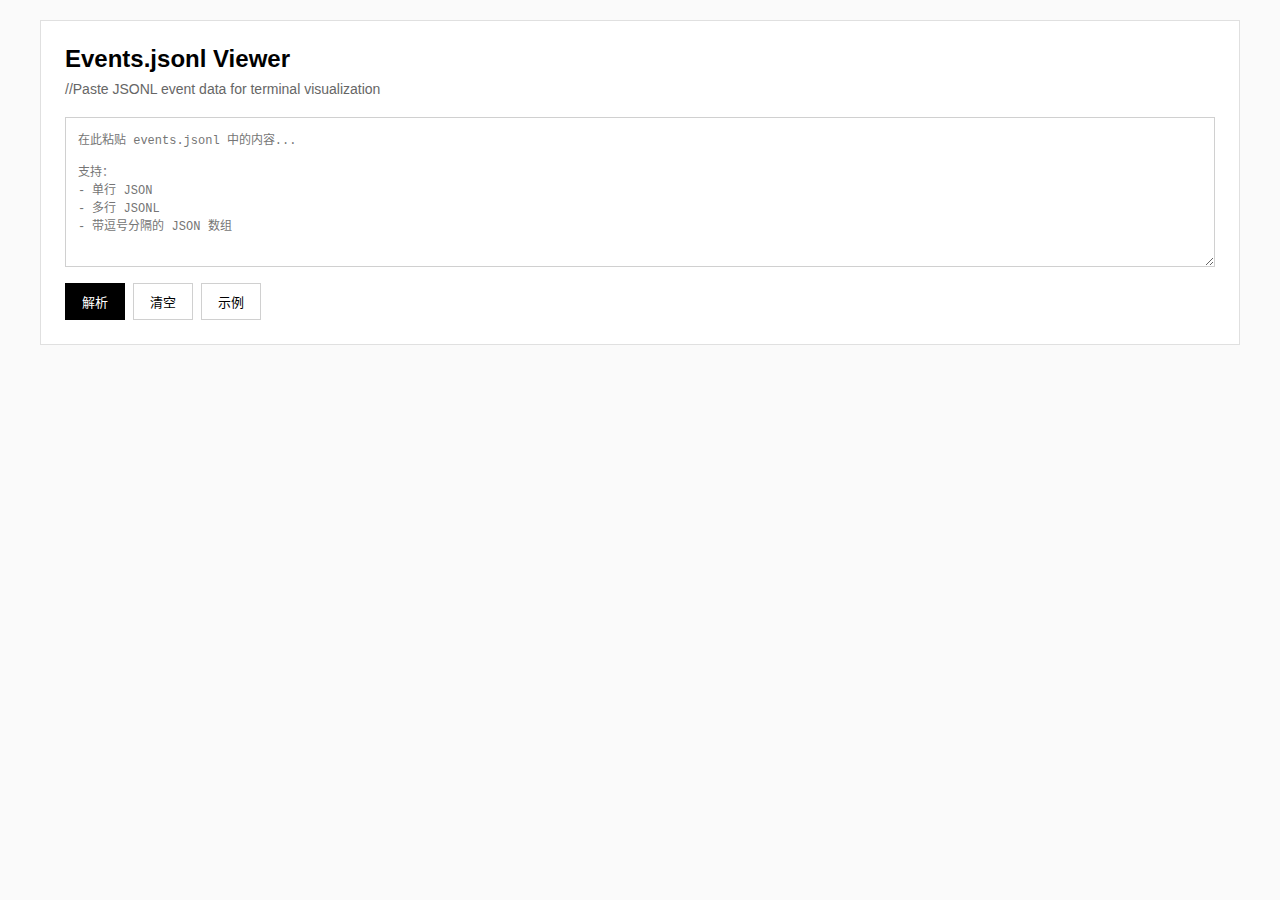
<file: pages/events_viewer.html>
<!DOCTYPE html>
<html lang="zh-CN">
<head>
    <meta charset="UTF-8">
    <meta name="viewport" content="width=device-width, initial-scale=1.0">
    <title>Events.jsonl 可视化工具</title>
    <style>
        * {
            margin: 0;
            padding: 0;
            box-sizing: border-box;
        }

        body {
            font-family: -apple-system, BlinkMacSystemFont, 'Segoe UI', 'PingFang SC', 'Hiragino Sans GB', sans-serif;
            background: #fafafa;
            min-height: 100vh;
            padding: 20px;
            color: #333;
        }

        .container {
            max-width: 1200px;
            margin: 0 auto;
        }

        .header {
            background: white;
            border: 1px solid #e0e0e0;
            padding: 24px;
            margin-bottom: 20px;
        }

        .header h1 {
            color: #000;
            margin-bottom: 8px;
            font-size: 24px;
            font-weight: 600;
        }

        .header p {
            color: #666;
            margin-bottom: 20px;
            font-size: 14px;
        }

        .input-area {
            position: relative;
        }

        textarea {
            width: 100%;
            min-height: 150px;
            padding: 12px;
            border: 1px solid #d0d0d0;
            font-family: 'SF Mono', 'Monaco', 'Courier New', monospace;
            font-size: 12px;
            resize: vertical;
            background: #fff;
        }

        textarea:focus {
            outline: none;
            border-color: #000;
        }

        .btn-group {
            display: flex;
            gap: 8px;
            margin-top: 12px;
        }

        button {
            padding: 8px 16px;
            border: 1px solid #d0d0d0;
            background: white;
            font-size: 13px;
            cursor: pointer;
            font-weight: 500;
        }

        .btn-primary {
            background: #000;
            color: white;
            border-color: #000;
        }

        .btn-primary:hover {
            background: #333;
        }

        .btn-secondary:hover {
            background: #f5f5f5;
        }

        .stats {
            background: white;
            border: 1px solid #e0e0e0;
            padding: 20px;
            margin-bottom: 20px;
            display: none;
        }

        .stats.show {
            display: block;
        }

        .stats-grid {
            display: grid;
            grid-template-columns: repeat(auto-fit, minmax(150px, 1fr));
            gap: 20px;
        }

        .stat-item {
            border-left: 2px solid #000;
            padding-left: 12px;
        }

        .stat-label {
            color: #999;
            font-size: 11px;
            margin-bottom: 4px;
            text-transform: uppercase;
            letter-spacing: 0.5px;
        }

        .stat-value {
            color: #000;
            font-size: 24px;
            font-weight: 600;
        }

        .events-container {
            display: none;
        }

        .events-container.show {
            display: block;
        }

        .event-card {
            background: white;
            border: 1px solid #e0e0e0;
            padding: 20px;
            margin-bottom: 12px;
        }

        .event-header {
            display: flex;
            justify-content: space-between;
            align-items: flex-start;
            margin-bottom: 12px;
            flex-wrap: wrap;
            gap: 8px;
            padding-bottom: 12px;
            border-bottom: 1px solid #f0f0f0;
        }

        .event-type {
            font-size: 15px;
            font-weight: 600;
            color: #000;
        }

        .event-badge {
            display: inline-block;
            padding: 2px 8px;
            border: 1px solid #d0d0d0;
            font-size: 10px;
            font-weight: 500;
            text-transform: uppercase;
            color: #666;
            letter-spacing: 0.5px;
        }

        .event-meta {
            display: flex;
            gap: 16px;
            margin-bottom: 12px;
            flex-wrap: wrap;
            font-size: 12px;
            color: #666;
        }

        .meta-item {
            display: flex;
            align-items: center;
            gap: 4px;
        }

        .meta-label {
            font-weight: 500;
            color: #999;
        }

        .payload-section {
            margin-top: 12px;
        }

        .section-title {
            font-size: 12px;
            font-weight: 600;
            color: #000;
            margin-bottom: 8px;
            display: flex;
            align-items: center;
            gap: 6px;
            cursor: pointer;
            user-select: none;
            text-transform: uppercase;
            letter-spacing: 0.5px;
        }

        .section-title:hover {
            color: #666;
        }

        .toggle-icon {
            font-size: 10px;
            transition: transform 0.2s;
        }

        .toggle-icon.collapsed {
            transform: rotate(-90deg);
        }

        .payload-content {
            background: #fafafa;
            border: 1px solid #e0e0e0;
            padding: 12px;
            font-family: 'SF Mono', 'Monaco', 'Courier New', monospace;
            font-size: 12px;
            overflow-x: auto;
            max-height: 500px;
            overflow-y: auto;
        }

        .payload-content.collapsed {
            display: none;
        }

        /* JSON Tree Styles */
        .json-tree {
            line-height: 1.6;
        }

        .json-line {
            display: flex;
            align-items: flex-start;
        }

        .json-toggle {
            cursor: pointer;
            user-select: none;
            width: 14px;
            flex-shrink: 0;
            color: #999;
            font-size: 10px;
        }

        .json-toggle:hover {
            color: #000;
        }

        .json-toggle.empty {
            visibility: hidden;
        }

        .json-content {
            flex: 1;
        }

        .json-children {
            margin-left: 20px;
            display: none;
        }

        .json-children.expanded {
            display: block;
        }

        .json-key {
            color: #000;
            font-weight: 500;
        }

        .json-string {
            color: #666;
        }

        .json-number {
            color: #000;
        }

        .json-boolean {
            color: #000;
            font-style: italic;
        }

        .json-null {
            color: #999;
            font-style: italic;
        }

        .json-bracket {
            color: #999;
        }

        .filter-section {
            background: white;
            border: 1px solid #e0e0e0;
            padding: 20px;
            margin-bottom: 20px;
            display: none;
        }

        .filter-section.show {
            display: block;
        }

        .filter-grid {
            display: grid;
            grid-template-columns: repeat(auto-fit, minmax(200px, 1fr));
            gap: 12px;
        }

        .filter-item {
            display: flex;
            flex-direction: column;
            gap: 4px;
        }

        .filter-item label {
            font-size: 11px;
            font-weight: 600;
            color: #666;
            text-transform: uppercase;
            letter-spacing: 0.5px;
        }

        .filter-item input,
        .filter-item select {
            padding: 6px 10px;
            border: 1px solid #d0d0d0;
            font-size: 12px;
            background: white;
        }

        .filter-item input:focus,
        .filter-item select:focus {
            outline: none;
            border-color: #000;
        }

        .error-message {
            background: #fff;
            border: 1px solid #000;
            color: #000;
            padding: 12px;
            margin-top: 12px;
            display: none;
            font-size: 13px;
        }

        .error-message.show {
            display: block;
        }

        .section-header {
            font-size: 13px;
            font-weight: 600;
            color: #000;
            margin-bottom: 12px;
            text-transform: uppercase;
            letter-spacing: 0.5px;
        }

        @media (max-width: 768px) {
            .stats-grid {
                grid-template-columns: 1fr;
            }

            .filter-grid {
                grid-template-columns: 1fr;
            }
        }
    </style>
</head>
<body>
    <div class="container">
        <div class="header">
            <h1>Events.jsonl Viewer</h1>
            <p>//Paste JSONL event data for terminal visualization</p>

            <div class="input-area">
                <textarea id="jsonInput" placeholder="在此粘贴 events.jsonl 中的内容...&#10;&#10;支持：&#10;- 单行 JSON&#10;- 多行 JSONL&#10;- 带逗号分隔的 JSON 数组"></textarea>
                <div class="btn-group">
                    <button class="btn-primary" onclick="parseEvents()">解析</button>
                    <button class="btn-secondary" onclick="clearAll()">清空</button>
                    <button class="btn-secondary" onclick="loadExample()">示例</button>
                    <button id="shareBtn" class="btn-secondary" onclick="shareUrl()" style="display: none;">分享</button>
                </div>
                <div id="errorMessage" class="error-message"></div>
            </div>
        </div>

        <div id="statsSection" class="stats">
            <div class="section-header">统计</div>
            <div class="stats-grid" id="statsGrid"></div>
        </div>

        <div id="filterSection" class="filter-section">
            <div class="section-header">筛选</div>
            <div class="filter-grid">
                <div class="filter-item">
                    <label>事件类型</label>
                    <select id="filterEventType" onchange="applyFilters()">
                        <option value="">全部</option>
                    </select>
                </div>
                <div class="filter-item">
                    <label>任务 ID</label>
                    <input type="text" id="filterTaskId" placeholder="输入任务 ID" oninput="applyFilters()">
                </div>
                <div class="filter-item">
                    <label>会话 ID</label>
                    <input type="text" id="filterSessionId" placeholder="输入会话 ID" oninput="applyFilters()">
                </div>
                <div class="filter-item">
                    <label>关键词搜索</label>
                    <input type="text" id="filterKeyword" placeholder="搜索 payload 内容" oninput="applyFilters()">
                </div>
            </div>
        </div>

        <div id="eventsContainer" class="events-container">
            <div class="section-header">事件列表</div>
            <div id="eventsList"></div>
        </div>
    </div>

    <script>
        let allEvents = [];
        let filteredEvents = [];
        const MAX_URL_SIZE = 2 * 1024 * 1024; // 2MB

        function parseEvents() {
            const input = document.getElementById('jsonInput').value.trim();
            const errorMsg = document.getElementById('errorMessage');

            if (!input) {
                showError('请粘贴 JSONL 内容');
                return;
            }

            try {
                allEvents = [];

                // 尝试多种解析方式
                const lines = input.split('\n').filter(line => line.trim());

                for (const line of lines) {
                    try {
                        const event = JSON.parse(line);
                        allEvents.push(event);
                    } catch (e) {
                        // 可能是 JSON 数组格式
                        if (line.includes('[')) {
                            const arr = JSON.parse(line);
                            allEvents = allEvents.concat(arr);
                        }
                    }
                }

                if (allEvents.length === 0) {
                    showError('未能解析出有效的 JSON 数据');
                    return;
                }

                hideError();
                renderStats();
                renderFilters();
                filteredEvents = [...allEvents];
                renderEvents(filteredEvents);

                // 显示各个区域
                document.getElementById('statsSection').classList.add('show');
                document.getElementById('filterSection').classList.add('show');
                document.getElementById('eventsContainer').classList.add('show');

                // 更新 URL 并显示分享按钮
                updateUrlWithData(input);
                document.getElementById('shareBtn').style.display = 'inline-block';

            } catch (error) {
                showError(`解析错误: ${error.message}`);
            }
        }

        function updateUrlWithData(data) {
            try {
                // Base64 编码数据
                const encoded = btoa(encodeURIComponent(data));
                const baseUrl = window.location.origin + window.location.pathname;
                const newUrl = `${baseUrl}?data=${encoded}`;

                // 检查 URL 长度
                if (newUrl.length > MAX_URL_SIZE) {
                    // 截断数据
                    const availableSize = MAX_URL_SIZE - baseUrl.length - 6; // 减去 "?data=" 的长度
                    const truncatedEncoded = encoded.substring(0, availableSize);
                    const truncatedUrl = `${baseUrl}?data=${truncatedEncoded}`;

                    window.history.replaceState({}, '', truncatedUrl);
                    showError('警告：数据过大，URL 已被截断至 2MB 限制。分享的链接可能无法完整恢复数据。');
                } else {
                    window.history.replaceState({}, '', newUrl);
                }
            } catch (error) {
                console.error('更新 URL 失败:', error);
            }
        }

        function shareUrl() {
            const url = window.location.href;

            // 检查是否有数据
            if (!url.includes('?data=')) {
                showError('没有可分享的数据');
                return;
            }

            // 复制到剪贴板
            navigator.clipboard.writeText(url).then(() => {
                // 临时改变按钮文本
                const btn = document.getElementById('shareBtn');
                const originalText = btn.textContent;
                btn.textContent = '已复制！';
                setTimeout(() => {
                    btn.textContent = originalText;
                }, 2000);
            }).catch(error => {
                showError('复制失败：' + error.message);
            });
        }

        function loadDataFromUrl() {
            const urlParams = new URLSearchParams(window.location.search);
            const encodedData = urlParams.get('data');

            if (encodedData) {
                try {
                    const decodedData = decodeURIComponent(atob(encodedData));
                    document.getElementById('jsonInput').value = decodedData;
                    parseEvents();
                } catch (error) {
                    showError('URL 数据解析失败：' + error.message);
                }
            }
        }

        // 页面加载时检查 URL 参数
        window.addEventListener('load', loadDataFromUrl);

        function renderStats() {
            const stats = {
                total: allEvents.length,
                eventTypes: new Set(allEvents.map(e => e.event_type)).size,
                sessions: new Set(allEvents.map(e => e.session_id)).size,
                tasks: new Set(allEvents.map(e => e.task_id)).size,
            };

            const timeRange = allEvents.length > 0 ? {
                first: new Date(allEvents[0].ts),
                last: new Date(allEvents[allEvents.length - 1].ts)
            } : null;

            let statsHTML = `
                <div class="stat-item">
                    <div class="stat-label">总事件数</div>
                    <div class="stat-value">${stats.total}</div>
                </div>
                <div class="stat-item">
                    <div class="stat-label">事件类型数</div>
                    <div class="stat-value">${stats.eventTypes}</div>
                </div>
                <div class="stat-item">
                    <div class="stat-label">会话数</div>
                    <div class="stat-value">${stats.sessions}</div>
                </div>
                <div class="stat-item">
                    <div class="stat-label">任务数</div>
                    <div class="stat-value">${stats.tasks}</div>
                </div>
            `;

            if (timeRange) {
                const duration = (timeRange.last - timeRange.first) / 1000;
                statsHTML += `
                    <div class="stat-item">
                        <div class="stat-label">时间跨度</div>
                        <div class="stat-value">${formatDuration(duration)}</div>
                    </div>
                `;
            }

            document.getElementById('statsGrid').innerHTML = statsHTML;
        }

        function renderFilters() {
            const eventTypes = [...new Set(allEvents.map(e => e.event_type))].sort();
            const select = document.getElementById('filterEventType');
            select.innerHTML = '<option value="">全部</option>';
            eventTypes.forEach(type => {
                select.innerHTML += `<option value="${type}">${type}</option>`;
            });
        }

        function applyFilters() {
            const eventType = document.getElementById('filterEventType').value;
            const taskId = document.getElementById('filterTaskId').value.trim();
            const sessionId = document.getElementById('filterSessionId').value.trim();
            const keyword = document.getElementById('filterKeyword').value.trim().toLowerCase();

            filteredEvents = allEvents.filter(event => {
                if (eventType && event.event_type !== eventType) return false;
                if (taskId && !event.task_id.includes(taskId)) return false;
                if (sessionId && !event.session_id.includes(sessionId)) return false;
                if (keyword) {
                    const payloadStr = JSON.stringify(event.payload).toLowerCase();
                    if (!payloadStr.includes(keyword)) return false;
                }
                return true;
            });

            renderEvents(filteredEvents);
        }

        function renderEvents(events) {
            const container = document.getElementById('eventsList');

            if (events.length === 0) {
                container.innerHTML = '<div class="event-card"><p style="color: #999; text-align: center;">没有匹配的事件</p></div>';
                return;
            }

            container.innerHTML = events.map((event, index) => {
                const formattedTime = formatTimestamp(event.ts);
                const payloadId = `payload-${index}`;
                const eventType = event.event_type.split('.')[0];

                return `
                    <div class="event-card">
                        <div class="event-header">
                            <div>
                                <div class="event-type">${event.event_type}</div>
                                <span class="event-badge">${eventType}</span>
                            </div>
                            <div style="font-size: 11px; color: #999;">Cursor ${event.cursor || 'N/A'}</div>
                        </div>

                        <div class="event-meta">
                            <div class="meta-item">
                                <span class="meta-label">Time</span>
                                <span>${formattedTime}</span>
                            </div>
                            <div class="meta-item">
                                <span class="meta-label">Event ID</span>
                                <code style="font-size: 11px;">${event.event_id.substring(0, 8)}</code>
                            </div>
                            <div class="meta-item">
                                <span class="meta-label">Session</span>
                                <code style="font-size: 11px;">${event.session_id}</code>
                            </div>
                            <div class="meta-item">
                                <span class="meta-label">Task</span>
                                <code style="font-size: 11px;">${event.task_id}</code>
                            </div>
                        </div>

                        <div class="payload-section">
                            <div class="section-title" onclick="togglePayload('${payloadId}')">
                                <span class="toggle-icon" id="icon-${payloadId}">▼</span>
                                <span>Payload</span>
                            </div>
                            <div class="payload-content" id="${payloadId}">
                                ${renderJsonTree(event.payload, payloadId)}
                            </div>
                        </div>
                    </div>
                `;
            }).join('');
        }

        function renderJsonTree(obj, parentId, level = 0) {
            if (obj === null) {
                return `<span class="json-null">null</span>`;
            }

            const type = Array.isArray(obj) ? 'array' : typeof obj;

            if (type === 'object' || type === 'array') {
                const entries = Object.entries(obj);
                if (entries.length === 0) {
                    return type === 'array' ?
                        `<span class="json-bracket">[]</span>` :
                        `<span class="json-bracket">{}</span>`;
                }

                const id = `${parentId}-${Math.random().toString(36).substr(2, 9)}`;
                let html = '<div class="json-tree">';

                entries.forEach(([key, value], index) => {
                    const valueType = Array.isArray(value) ? 'array' : typeof value;
                    const isExpandable = valueType === 'object' || valueType === 'array';
                    const lineId = `${id}-${key}-${index}`;
                    const hasChildren = isExpandable && value !== null && Object.keys(value).length > 0;

                    html += '<div class="json-line">';

                    if (hasChildren) {
                        html += `<span class="json-toggle" onclick="toggleJsonNode('${lineId}')">▶</span>`;
                    } else {
                        html += '<span class="json-toggle empty">·</span>';
                    }

                    html += '<div class="json-content">';

                    if (type === 'array') {
                        html += `<span class="json-key">[${key}]</span>: `;
                    } else {
                        html += `<span class="json-key">"${key}"</span>: `;
                    }

                    if (isExpandable && value !== null && Object.keys(value).length > 0) {
                        const bracket = Array.isArray(value) ? '[...]' : '{...}';
                        html += `<span class="json-bracket">${bracket}</span>`;
                        html += `<div class="json-children" id="children-${lineId}">`;
                        html += renderJsonTree(value, lineId, level + 1);
                        html += '</div>';
                    } else if (valueType === 'string') {
                        const escaped = escapeHtml(value);
                        html += `<span class="json-string">"${escaped}"</span>`;
                    } else if (valueType === 'number') {
                        html += `<span class="json-number">${value}</span>`;
                    } else if (valueType === 'boolean') {
                        html += `<span class="json-boolean">${value}</span>`;
                    } else if (value === null) {
                        html += `<span class="json-null">null</span>`;
                    } else {
                        const bracket = Array.isArray(value) ? '[]' : '{}';
                        html += `<span class="json-bracket">${bracket}</span>`;
                    }

                    html += '</div></div>';
                });

                html += '</div>';
                return html;
            } else if (type === 'string') {
                return `<span class="json-string">"${escapeHtml(obj)}"</span>`;
            } else if (type === 'number') {
                return `<span class="json-number">${obj}</span>`;
            } else if (type === 'boolean') {
                return `<span class="json-boolean">${obj}</span>`;
            }

            return '';
        }

        function toggleJsonNode(lineId) {
            const children = document.getElementById(`children-${lineId}`);
            const toggle = event.target;

            if (children.classList.contains('expanded')) {
                children.classList.remove('expanded');
                toggle.textContent = '▶';
            } else {
                children.classList.add('expanded');
                toggle.textContent = '▼';
            }
        }

        function escapeHtml(text) {
            const div = document.createElement('div');
            div.textContent = text;
            return div.innerHTML;
        }

        function togglePayload(id) {
            const content = document.getElementById(id);
            const icon = document.getElementById(`icon-${id}`);
            content.classList.toggle('collapsed');
            icon.classList.toggle('collapsed');
        }


        function formatTimestamp(ts) {
            const date = new Date(ts);
            return date.toLocaleString('zh-CN', {
                year: 'numeric',
                month: '2-digit',
                day: '2-digit',
                hour: '2-digit',
                minute: '2-digit',
                second: '2-digit',
                fractionalSecondDigits: 3
            });
        }

        function formatDuration(seconds) {
            if (seconds < 1) return `${(seconds * 1000).toFixed(0)}ms`;
            if (seconds < 60) return `${seconds.toFixed(1)}s`;
            const minutes = Math.floor(seconds / 60);
            const secs = Math.floor(seconds % 60);
            return `${minutes}m ${secs}s`;
        }


        function showError(msg) {
            const errorDiv = document.getElementById('errorMessage');
            errorDiv.textContent = msg;
            errorDiv.classList.add('show');
        }

        function hideError() {
            document.getElementById('errorMessage').classList.remove('show');
        }

        function clearAll() {
            document.getElementById('jsonInput').value = '';
            document.getElementById('statsSection').classList.remove('show');
            document.getElementById('filterSection').classList.remove('show');
            document.getElementById('eventsContainer').classList.remove('show');
            document.getElementById('shareBtn').style.display = 'none';
            hideError();
            allEvents = [];
            filteredEvents = [];
            // 清除 URL 参数
            window.history.replaceState({}, '', window.location.pathname);
        }

        function loadExample() {
            const example = `{"cursor": 1, "event_id": "d0f058d3-4b24-40e9-8c0e-75ab5d7e273f", "ts": "2026-02-27T12:19:30.549993+00:00", "event_type": "Message.Received", "session_id": "cs_5064cc19296e", "task_id": "fa7b45787fef", "payload": {"source": "user", "user_id": "cli-user", "text": "你好", "metadata": {"source": "cli"}, "runtime_context": {"session_id": "cs_5064cc19296e", "user_id": "cli-user", "source": "cli"}}, "schema_name": "fa_claw.event", "schema_version": 1}
{"cursor": 2, "event_id": "94ad541b-6b09-4c2b-91b8-24f304219f3c", "ts": "2026-02-27T12:19:30.551341+00:00", "event_type": "Agent.ModeLocked", "session_id": "cs_5064cc19296e", "task_id": "fa7b45787fef", "payload": {"mode": "single", "locked_at": "2026-02-27T12:19:30.551194+00:00", "reason": "first business message received"}, "schema_name": "fa_claw.event", "schema_version": 1}
{"cursor": 3, "event_id": "40cb5cc5-3f78-47c8-bb19-a679a1283ec2", "ts": "2026-02-27T12:19:30.551466+00:00", "event_type": "SingleAgent.ContextPrepared", "session_id": "cs_5064cc19296e", "task_id": "fa7b45787fef", "payload": {"mode": "single", "history_total_messages": 1}, "schema_name": "fa_claw.event", "schema_version": 1}`;

            document.getElementById('jsonInput').value = example;
            parseEvents();
        }
    </script>
</body>
</html>
</file>
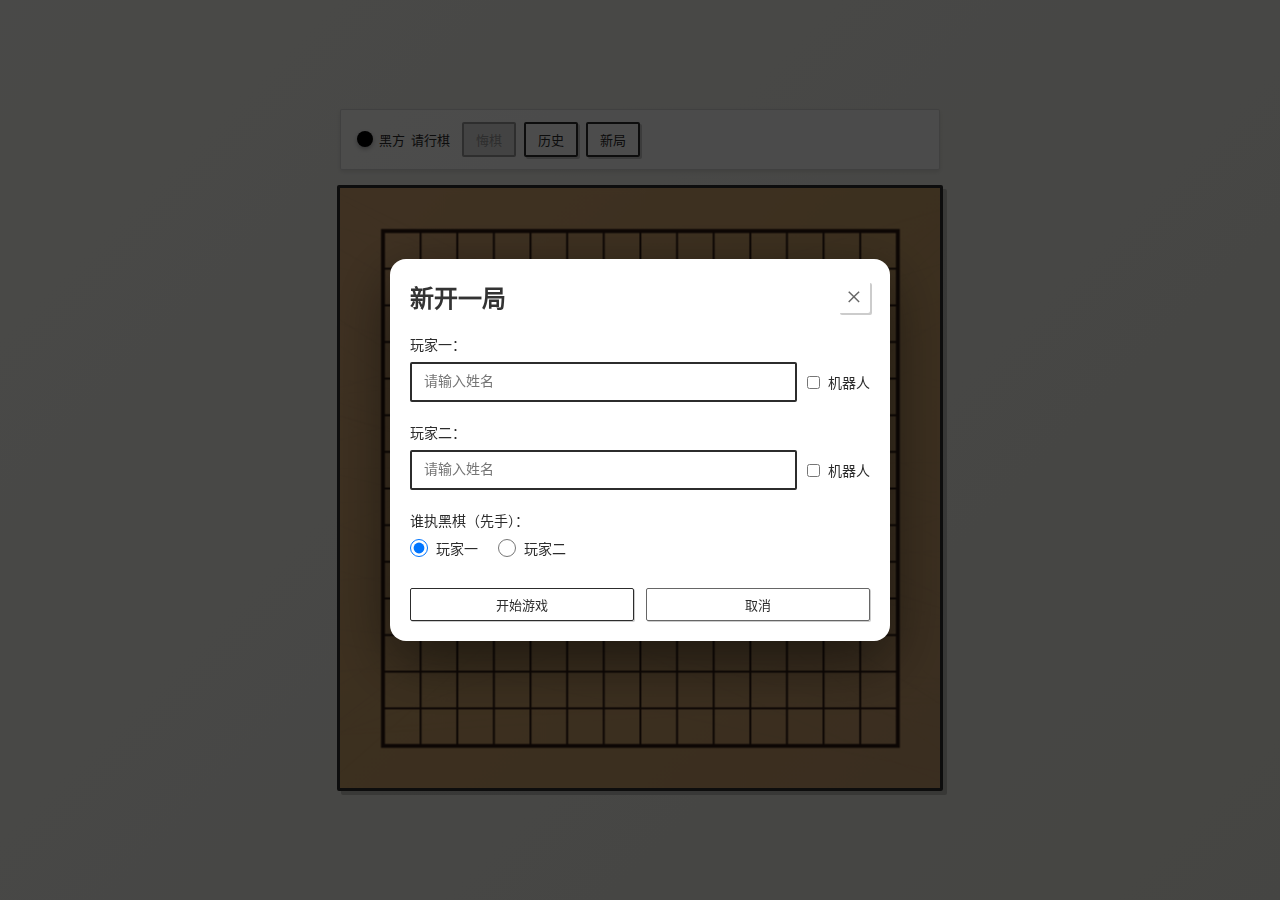
<file: pages/gobang.html>
<!DOCTYPE html>
<html lang="zh-CN">
<head>
    <meta charset="UTF-8">
    <meta name="viewport" content="width=device-width, initial-scale=1.0, maximum-scale=1.0, user-scalable=no">
    <title>五子棋游戏</title>
    <style>
        * {
            margin: 0;
            padding: 0;
            box-sizing: border-box;
        }

        body {
            font-family: "STKaiti", "KaiTi", "楷体", serif, -apple-system, BlinkMacSystemFont, "Segoe UI", Roboto;
            background: linear-gradient(135deg, #f5f5f0 0%, #e8e8e0 100%);
            min-height: 100vh;
            display: flex;
            flex-direction: column;
            justify-content: center;
            align-items: center;
            padding: 10px;
            margin: 0;
        }

        .container {
            display: flex;
            flex-direction: column;
            align-items: center;
            gap: 15px;
            width: 100%;
            max-width: 100%;
        }

        h1 {
            display: none;
        }

        .current-player {
            display: flex;
            align-items: center;
            gap: 6px;
            font-size: 13px;
            font-weight: 500;
            color: #2c2c2c;
        }

        .player-dot {
            width: 16px;
            height: 16px;
            border-radius: 50%;
            display: inline-block;
            box-shadow: 0 2px 4px rgba(0, 0, 0, 0.3);
        }

        .player-dot.black {
            background: #000;
        }

        .player-dot.white {
            background: #fff;
            border: 2px solid #333;
        }

        .button-group {
            display: flex;
            gap: 8px;
            flex-wrap: wrap;
            justify-content: center;
        }

        button {
            padding: 6px 12px;
            border: 2px solid #2c2c2c;
            border-radius: 2px;
            font-size: 13px;
            cursor: pointer;
            transition: all 0.3s;
            font-weight: 500;
            white-space: nowrap;
            font-family: "STKaiti", "KaiTi", "楷体", serif;
            background: rgba(255, 255, 255, 0.95);
            color: #2c2c2c;
            box-shadow: 2px 2px 0 rgba(0, 0, 0, 0.2);
            position: relative;
        }

        button:hover:not(:disabled) {
            background: #2c2c2c;
            color: white;
            transform: translate(-1px, -1px);
            box-shadow: 3px 3px 0 rgba(0, 0, 0, 0.3);
        }

        button:active:not(:disabled) {
            transform: translate(1px, 1px);
            box-shadow: 1px 1px 0 rgba(0, 0, 0, 0.2);
        }

        .btn-restart,
        .btn-undo,
        .btn-history {
            background: rgba(255, 255, 255, 0.95);
            color: #2c2c2c;
        }

        .btn-undo:disabled {
            background: rgba(200, 200, 200, 0.5);
            border-color: #999;
            color: #999;
            cursor: not-allowed;
            box-shadow: none;
        }

        .board-container {
            display: flex;
            justify-content: center;
            width: 100%;
        }

        .modal {
            display: none;
            position: fixed;
            top: 0;
            left: 0;
            width: 100%;
            height: 100%;
            background: rgba(0, 0, 0, 0.7);
            z-index: 1000;
            align-items: center;
            justify-content: center;
            padding: 20px;
        }

        .modal.show {
            display: flex;
        }

        .modal-content {
            background: white;
            border-radius: 16px;
            padding: 20px;
            max-width: 500px;
            width: calc(100% - 40px);
            max-height: 80vh;
            overflow-y: auto;
            box-shadow: 0 20px 60px rgba(0, 0, 0, 0.5);
        }

        @media (max-width: 480px) {
            .modal-content {
                padding: 15px;
                border-radius: 12px;
            }

            .modal-header h2 {
                font-size: 18px;
            }

            .history-item {
                padding: 12px;
            }

            .history-actions {
                gap: 8px;
            }

            .btn-small {
                flex: 1;
            }
        }

        .modal-header {
            display: flex;
            justify-content: space-between;
            align-items: center;
            margin-bottom: 20px;
        }

        .modal-header h2 {
            margin: 0;
            font-size: 24px;
            color: #333;
        }

        .close-btn {
            background: none;
            border: none;
            font-size: 28px;
            cursor: pointer;
            color: #666;
            padding: 0;
            width: 32px;
            height: 32px;
            display: flex;
            align-items: center;
            justify-content: center;
        }

        .close-btn:hover {
            color: #000;
        }

        .history-list {
            display: flex;
            flex-direction: column;
            gap: 15px;
        }

        .history-item {
            background: #f7fafc;
            border-radius: 12px;
            padding: 15px;
            cursor: pointer;
            transition: all 0.3s;
            border: 2px solid transparent;
        }

        .history-item:hover {
            background: #edf2f7;
            border-color: #667eea;
            transform: translateY(-2px);
        }

        .history-item-header {
            display: flex;
            justify-content: space-between;
            align-items: center;
            margin-bottom: 8px;
        }

        .history-time {
            font-size: 14px;
            color: #666;
        }

        .history-result {
            font-weight: bold;
            font-size: 16px;
        }

        .history-result.win {
            color: #48bb78;
        }

        .history-result.ongoing {
            color: #667eea;
        }

        .history-moves {
            font-size: 14px;
            color: #888;
        }

        .history-actions {
            display: flex;
            gap: 10px;
            margin-top: 10px;
        }

        .btn-small {
            padding: 6px 12px;
            font-size: 13px;
            border-radius: 2px;
            border: 1px solid #2c2c2c;
            cursor: pointer;
            transition: all 0.3s;
            font-family: "STKaiti", "KaiTi", "楷体", serif;
            background: rgba(255, 255, 255, 0.95);
            color: #2c2c2c;
            box-shadow: 1px 1px 0 rgba(0, 0, 0, 0.2);
        }

        .btn-load {
            background: rgba(255, 255, 255, 0.95);
            color: #2c2c2c;
        }

        .btn-load:hover {
            background: #2c2c2c;
            color: white;
            transform: translate(-1px, -1px);
            box-shadow: 2px 2px 0 rgba(0, 0, 0, 0.3);
        }

        .btn-delete {
            background: rgba(255, 255, 255, 0.95);
            color: #2c2c2c;
            border-color: #666;
        }

        .btn-delete:hover {
            background: #666;
            color: white;
            border-color: #666;
            transform: translate(-1px, -1px);
            box-shadow: 2px 2px 0 rgba(0, 0, 0, 0.3);
        }

        .empty-history {
            text-align: center;
            padding: 40px 20px;
            color: #999;
            font-size: 16px;
        }

        .new-game-form {
            display: flex;
            flex-direction: column;
            gap: 20px;
        }

        .form-group {
            display: flex;
            flex-direction: column;
            gap: 8px;
        }

        .form-group label {
            font-size: 14px;
            font-weight: 500;
            color: #2c2c2c;
            font-family: "STKaiti", "KaiTi", "楷体", serif;
        }

        .form-group input[type="text"] {
            padding: 10px 12px;
            border: 2px solid #2c2c2c;
            border-radius: 2px;
            font-size: 14px;
            outline: none;
            font-family: "STKaiti", "KaiTi", "楷体", serif;
            background: rgba(255, 255, 255, 0.95);
        }

        .form-group input[type="text"]:focus {
            border-color: #000;
            box-shadow: 0 0 0 1px #000;
        }

        .radio-group {
            display: flex;
            gap: 20px;
        }

        .radio-label {
            display: flex;
            align-items: center;
            gap: 8px;
            cursor: pointer;
            font-size: 14px;
            color: #2c2c2c;
            font-family: "STKaiti", "KaiTi", "楷体", serif;
        }

        .radio-label input[type="radio"] {
            width: 18px;
            height: 18px;
            cursor: pointer;
        }

        .form-actions {
            display: flex;
            gap: 12px;
            margin-top: 10px;
        }

        .form-actions button {
            flex: 1;
        }

        .win-modal-content {
            max-width: 400px;
            text-align: center;
        }

        .win-message {
            font-size: 24px;
            font-weight: 600;
            color: #2c2c2c;
            padding: 30px 20px;
            font-family: "STKaiti", "KaiTi", "楷体", serif;
        }

        .player-setup {
            background: rgba(255, 255, 255, 0.8);
            padding: 12px 16px;
            border-radius: 2px;
            display: flex;
            gap: 12px;
            align-items: center;
            flex-wrap: wrap;
            border: 1px solid rgba(0, 0, 0, 0.15);
            max-width: 600px;
            width: 100%;
            box-shadow: 0 2px 4px rgba(0, 0, 0, 0.1);
        }

        .player-input-group {
            display: flex;
            align-items: center;
            gap: 6px;
        }

        .player-input-group label {
            color: #2c2c2c;
            font-size: 13px;
            font-weight: 500;
            white-space: nowrap;
        }

        .player-input-group input {
            background: rgba(255, 255, 255, 0.95);
            border: 1px solid #2c2c2c;
            border-radius: 2px;
            padding: 6px 10px;
            font-size: 13px;
            width: 80px;
            outline: none;
            font-family: "STKaiti", "KaiTi", "楷体", serif;
        }

        .player-input-group input:focus {
            background: white;
            border-color: #000;
            box-shadow: 0 0 0 1px #000;
        }

        .first-player-group {
            display: flex;
            align-items: center;
            gap: 6px;
        }

        .first-player-group label {
            color: #2c2c2c;
            font-size: 13px;
            font-weight: 500;
        }

        .first-player-group select {
            background: rgba(255, 255, 255, 0.95);
            border: 1px solid #2c2c2c;
            border-radius: 2px;
            padding: 6px 10px;
            font-size: 13px;
            outline: none;
            cursor: pointer;
            font-family: "STKaiti", "KaiTi", "楷体", serif;
        }

        .replay-controls {
            display: none;
            gap: 8px;
            align-items: center;
        }

        .replay-controls.show {
            display: flex;
        }

        .replay-step {
            color: #2c2c2c;
            font-size: 13px;
            font-weight: 500;
            background: rgba(255, 255, 255, 0.95);
            padding: 6px 12px;
            border-radius: 2px;
            border: 1px solid #2c2c2c;
            font-family: "STKaiti", "KaiTi", "楷体", serif;
        }

        .btn-replay {
            background: rgba(255, 255, 255, 0.95);
            color: #2c2c2c;
        }

        .btn-replay:disabled {
            background: rgba(200, 200, 200, 0.5);
            border-color: #999;
            color: #999;
            cursor: not-allowed;
            box-shadow: none;
        }

        .btn-continue {
            background: rgba(255, 255, 255, 0.95);
            color: #2c2c2c;
        }

        @media (max-width: 768px) {
            .player-setup {
                padding: 10px 12px;
                gap: 8px;
            }

            .player-input-group label,
            .first-player-group label {
                font-size: 12px;
            }

            .player-input-group input {
                width: 60px;
                font-size: 12px;
                padding: 5px 8px;
            }

            .first-player-group select {
                font-size: 12px;
                padding: 5px 8px;
            }

            .replay-step {
                font-size: 12px;
                padding: 5px 10px;
            }
        }

        #gameBoard {
            background: linear-gradient(135deg, #d4a574 0%, #c49a6c 100%);
            border: 3px solid #2c2c2c;
            border-radius: 2px;
            box-shadow: 4px 4px 0 rgba(0, 0, 0, 0.2), inset 0 0 30px rgba(0, 0, 0, 0.1);
            cursor: crosshair;
            touch-action: none;
            max-width: 100%;
            height: auto;
        }

        .winner-message {
            text-align: center;
            font-size: 18px;
            font-weight: 500;
            color: #2c2c2c;
            background: rgba(255, 255, 255, 0.95);
            padding: 12px 24px;
            border-radius: 2px;
            min-height: 44px;
            display: flex;
            align-items: center;
            justify-content: center;
            border: 2px solid #2c2c2c;
            box-shadow: 3px 3px 0 rgba(0, 0, 0, 0.2);
            font-family: "STKaiti", "KaiTi", "楷体", serif;
        }

        .winner-message:empty {
            display: none;
        }

        .winner-message.show {
            animation: bounce 0.5s;
        }

        @keyframes bounce {
            0%, 100% { transform: scale(1); }
            50% { transform: scale(1.05); }
        }

        @media (max-width: 768px) {
            body {
                padding: 5px;
            }

            .info-panel {
                gap: 6px;
            }

            .current-player {
                font-size: 12px;
                padding: 6px 12px;
            }

            .player-dot {
                width: 14px;
                height: 14px;
            }

            button {
                padding: 6px 10px;
                font-size: 12px;
            }

            .winner-message {
                font-size: 14px;
                padding: 10px 16px;
            }
        }

        @media (max-width: 480px) {
            .info-panel {
                gap: 5px;
            }

            .button-group {
                gap: 5px;
            }
        }
    </style>
</head>
<body>
    <div class="container">
        <h1>🎮 五子棋游戏</h1>

        <!-- 控制面板 -->
        <div class="player-setup">
            <div class="current-player">
                <span class="player-dot" id="currentPlayerDot"></span>
                <span id="currentPlayerText"></span>
                <span>请行棋</span>

            </div>

            <div class="button-group">
                <button class="btn-undo" id="undoBtn" onclick="undoMove()">悔棋</button>
                <button class="btn-history" onclick="showHistory()">历史</button>
                <button class="btn-restart" onclick="showNewGameModal()">新局</button>
            </div>

            <!-- 回放控制 -->
            <div class="replay-controls" id="replayControls">
                <button class="btn-replay" id="prevBtn" onclick="replayPrev()">◀ 上一步</button>
                <span class="replay-step" id="replayStep">0/0</span>
                <button class="btn-replay" id="nextBtn" onclick="replayNext()">下一步 ▶</button>
                <button class="btn-replay" id="autoPlayBtn" onclick="toggleAutoPlay()">▶ 播放</button>
                <button class="btn-continue" onclick="continueGame()">继续对局</button>
            </div>
        </div>

        <div class="board-container">
            <canvas id="gameBoard"></canvas>
        </div>

        <div class="winner-message" id="winnerMessage"></div>
    </div>

    <!-- 历史记录弹窗 -->
    <div class="modal" id="historyModal">
        <div class="modal-content">
            <div class="modal-header">
                <h2>历史对局</h2>
                <button class="close-btn" onclick="closeHistory()">&times;</button>
            </div>
            <div class="history-list" id="historyList"></div>
        </div>
    </div>

    <!-- 新开一局弹窗 -->
    <div class="modal" id="newGameModal">
        <div class="modal-content">
            <div class="modal-header">
                <h2>新开一局</h2>
                <button class="close-btn" onclick="closeNewGameModal()">&times;</button>
            </div>
            <div class="new-game-form">
                <div class="form-group">
                    <label>玩家一：</label>
                    <div style="display: flex; gap: 10px; align-items: center;">
                        <input type="text" id="newPlayer1Name" placeholder="请输入姓名" maxlength="10" oninput="updateRadioLabels()" style="flex: 1;">
                        <label class="radio-label" style="margin: 0;">
                            <input type="checkbox" id="player1IsAI" onchange="handleAICheckbox(1)">
                            <span>机器人</span>
                        </label>
                    </div>
                </div>
                <div class="form-group">
                    <label>玩家二：</label>
                    <div style="display: flex; gap: 10px; align-items: center;">
                        <input type="text" id="newPlayer2Name" placeholder="请输入姓名" maxlength="10" oninput="updateRadioLabels()" style="flex: 1;">
                        <label class="radio-label" style="margin: 0;">
                            <input type="checkbox" id="player2IsAI" onchange="handleAICheckbox(2)">
                            <span>机器人</span>
                        </label>
                    </div>
                </div>
                <div class="form-group">
                    <label>谁执黑棋（先手）：</label>
                    <div class="radio-group">
                        <label class="radio-label">
                            <input type="radio" name="newBlackPlayer" value="1" checked>
                            <span id="radioPlayer1Name">玩家一</span>
                        </label>
                        <label class="radio-label">
                            <input type="radio" name="newBlackPlayer" value="2">
                            <span id="radioPlayer2Name">玩家二</span>
                        </label>
                    </div>
                </div>
                <div class="form-actions">
                    <button class="btn-small btn-load" onclick="startNewGame()">开始游戏</button>
                    <button class="btn-small btn-delete" onclick="closeNewGameModal()">取消</button>
                </div>
            </div>
        </div>
    </div>

    <!-- 获胜弹窗 -->
    <div class="modal" id="winModal">
        <div class="modal-content win-modal-content">
            <div class="win-message" id="winModalMessage">🎉 玩家获胜！</div>
            <div class="form-actions">
                <button class="btn-small btn-load" onclick="nextGame()">下一局</button>
                <button class="btn-small btn-delete" onclick="viewReplay()">查看回放</button>
            </div>
        </div>
    </div>

    <script>
        const BOARD_SIZE = 15;
        const CELL_SIZE = calculateCellSize();
        const PADDING = CELL_SIZE * 1.2;
        const CANVAS_SIZE = (BOARD_SIZE - 1) * CELL_SIZE + 2 * PADDING;
        const PIECE_RADIUS = CELL_SIZE * 0.42;

        const canvas = document.getElementById('gameBoard');
        const ctx = canvas.getContext('2d');
        const dpr = window.devicePixelRatio || 1;

        // 设置高清 canvas
        canvas.width = CANVAS_SIZE * dpr;
        canvas.height = CANVAS_SIZE * dpr;
        canvas.style.width = CANVAS_SIZE + 'px';
        canvas.style.height = CANVAS_SIZE + 'px';
        ctx.scale(dpr, dpr);

        let board = Array(BOARD_SIZE).fill(null).map(() => Array(BOARD_SIZE).fill(0));
        let currentPlayer = 1; // 1 for black, 2 for white
        let gameOver = false;
        let moveHistory = [];
        let currentGameId = null;
        let gameStartTime = Date.now();
        let isReplayMode = false;
        let replayStep = 0;
        let player1Name = '';
        let player2Name = '';
        let blackPlayer = 1; // 1 表示玩家一是黑方，2 表示玩家二是黑方
        let isHistoryGame = false; // 标记是否从历史记录加载的游戏
        let autoPlayTimer = null; // 自动播放定时器
        let player1IsAI = false; // 玩家一是否为 AI
        let player2IsAI = false; // 玩家二是否为 AI
        let aiThinkingTimer = null; // AI 思考定时器

        // 生成唯一 ID
        function generateUniqueId() {
            return `${Date.now()}_${Math.random().toString(36).substr(2, 9)}`;
        }

        // 获取黑方和白方的名字
        function getPlayerNames() {
            return {
                blackName: blackPlayer === 1 ? player1Name : player2Name,
                whiteName: blackPlayer === 1 ? player2Name : player1Name
            };
        }

        // 检查姓名是否已输入
        function checkPlayerNames() {
            if (!player1Name || !player2Name) {
                showNewGameModal();
                return false;
            }
            return true;
        }

        // 更新单选框标签
        function updateRadioLabels() {
            const p1IsAI = document.getElementById('player1IsAI').checked;
            const p2IsAI = document.getElementById('player2IsAI').checked;

            const p1Name = p1IsAI ? 'AI' : (document.getElementById('newPlayer1Name').value.trim() || '玩家一');
            const p2Name = p2IsAI ? 'AI' : (document.getElementById('newPlayer2Name').value.trim() || '玩家二');

            document.getElementById('radioPlayer1Name').textContent = p1Name;
            document.getElementById('radioPlayer2Name').textContent = p2Name;
        }

        // 处理 AI 复选框变化
        function handleAICheckbox(playerNum) {
            const checkbox = document.getElementById(`player${playerNum}IsAI`);
            const nameInput = document.getElementById(`newPlayer${playerNum}Name`);

            if (checkbox.checked) {
                nameInput.value = 'AI';
                nameInput.disabled = true;
            } else {
                if (nameInput.value === 'AI') {
                    nameInput.value = '';
                }
                nameInput.disabled = false;
            }

            updateRadioLabels();
        }

        // 显示新开一局弹窗
        function showNewGameModal() {
            // 预填充现有姓名
            document.getElementById('newPlayer1Name').value = player1Name === 'AI' ? '' : (player1Name || '');
            document.getElementById('newPlayer2Name').value = player2Name === 'AI' ? '' : (player2Name || '');

            // 恢复 AI 设置
            document.getElementById('player1IsAI').checked = player1IsAI;
            document.getElementById('player2IsAI').checked = player2IsAI;

            // 根据 AI 设置禁用/启用输入框
            document.getElementById('newPlayer1Name').disabled = player1IsAI;
            document.getElementById('newPlayer2Name').disabled = player2IsAI;
            if (player1IsAI) document.getElementById('newPlayer1Name').value = 'AI';
            if (player2IsAI) document.getElementById('newPlayer2Name').value = 'AI';

            // 更新单选框标签
            updateRadioLabels();

            // 设置默认选中
            const radios = document.getElementsByName('newBlackPlayer');
            radios.forEach(radio => {
                radio.checked = radio.value == blackPlayer;
            });

            document.getElementById('newGameModal').classList.add('show');
        }

        // 关闭新开一局弹窗
        function closeNewGameModal() {
            document.getElementById('newGameModal').classList.remove('show');
        }

        // 开始新游戏
        function startNewGame() {
            const newP1IsAI = document.getElementById('player1IsAI').checked;
            const newP2IsAI = document.getElementById('player2IsAI').checked;

            const newP1Name = newP1IsAI ? 'AI' : document.getElementById('newPlayer1Name').value.trim();
            const newP2Name = newP2IsAI ? 'AI' : document.getElementById('newPlayer2Name').value.trim();

            if (!newP1Name || !newP2Name) {
                alert('请输入双方姓名！');
                return;
            }

            // 获取选中的黑方
            const radios = document.getElementsByName('newBlackPlayer');
            let selectedBlackPlayer = 1;
            radios.forEach(radio => {
                if (radio.checked) {
                    selectedBlackPlayer = parseInt(radio.value);
                }
            });

            // 更新玩家信息
            player1Name = newP1Name;
            player2Name = newP2Name;
            blackPlayer = selectedBlackPlayer;
            player1IsAI = newP1IsAI;
            player2IsAI = newP2IsAI;

            // 保存玩家姓名和 AI 设置到 localStorage
            localStorage.setItem('gobang_player_names', JSON.stringify({
                player1Name: player1Name,
                player2Name: player2Name,
                blackPlayer: blackPlayer,
                player1IsAI: player1IsAI,
                player2IsAI: player2IsAI
            }));

            // 关闭弹窗
            closeNewGameModal();

            // 执行重新开始游戏的逻辑
            restartGame();

            // 如果黑方是 AI，自动开始下棋
            const blackPlayerNum = blackPlayer;
            const blackIsAI = blackPlayerNum === 1 ? player1IsAI : player2IsAI;
            if (blackIsAI) {
                setTimeout(makeAIMove, 500);
            }
        }

        function calculateCellSize() {
            const isMobile = window.innerWidth <= 768;
            const padding = isMobile ? 20 : 40;
            const maxWidth = Math.min(window.innerWidth - padding, isMobile ? 400 : 600);
            return Math.floor(maxWidth / (BOARD_SIZE + 1));
        }

        function drawBoard() {
            // 木纹背景渐变
            const woodGradient = ctx.createLinearGradient(0, 0, CANVAS_SIZE, CANVAS_SIZE);
            woodGradient.addColorStop(0, '#d4a574');
            woodGradient.addColorStop(0.5, '#c9a068');
            woodGradient.addColorStop(1, '#c49a6c');
            ctx.fillStyle = woodGradient;
            ctx.fillRect(0, 0, CANVAS_SIZE, CANVAS_SIZE);

            // 绘制木纹纹理
            ctx.globalAlpha = 0.08;
            for (let i = 0; i < 50; i++) {
                ctx.strokeStyle = Math.random() > 0.5 ? '#8b7355' : '#a0826d';
                ctx.lineWidth = Math.random() * 1.5;
                ctx.beginPath();
                ctx.moveTo(0, Math.random() * CANVAS_SIZE);
                ctx.lineTo(CANVAS_SIZE, Math.random() * CANVAS_SIZE);
                ctx.stroke();
            }
            ctx.globalAlpha = 1;

            // 绘制网格线（更粗更清晰）
            ctx.strokeStyle = '#2c1810';
            ctx.lineWidth = 2;
            ctx.lineCap = 'round';

            const boardEnd = PADDING + (BOARD_SIZE - 1) * CELL_SIZE;

            for (let i = 0; i < BOARD_SIZE; i++) {
                // 横线
                ctx.beginPath();
                ctx.moveTo(PADDING, PADDING + i * CELL_SIZE);
                ctx.lineTo(boardEnd, PADDING + i * CELL_SIZE);
                ctx.stroke();

                // 竖线
                ctx.beginPath();
                ctx.moveTo(PADDING + i * CELL_SIZE, PADDING);
                ctx.lineTo(PADDING + i * CELL_SIZE, boardEnd);
                ctx.stroke();
            }

            // 绘制边框加粗
            ctx.strokeStyle = '#2c1810';
            ctx.lineWidth = 3;
            ctx.strokeRect(PADDING - 1.5, PADDING - 1.5, boardEnd - PADDING + 3, boardEnd - PADDING + 3);

            // 绘制天元和星位（更大更明显）
            const starPoints = [
                [3, 3], [3, 11], [11, 3], [11, 11], [7, 7]
            ];

            ctx.fillStyle = '#2c1810';
            starPoints.forEach(([x, y]) => {
                ctx.beginPath();
                ctx.arc(PADDING + x * CELL_SIZE, PADDING + y * CELL_SIZE, 5, 0, 2 * Math.PI);
                ctx.fill();
            });
        }

        function drawPiece(row, col, player) {
            const x = PADDING + col * CELL_SIZE;
            const y = PADDING + row * CELL_SIZE;

            // 绘制棋子阴影
            ctx.shadowColor = 'rgba(0, 0, 0, 0.6)';
            ctx.shadowBlur = 10;
            ctx.shadowOffsetX = 3;
            ctx.shadowOffsetY = 3;

            // 绘制棋子
            ctx.beginPath();
            ctx.arc(x, y, PIECE_RADIUS, 0, 2 * Math.PI);

            if (player === 1) {
                // 黑棋 - 更强的立体感
                const gradient = ctx.createRadialGradient(x - PIECE_RADIUS * 0.3, y - PIECE_RADIUS * 0.3, 0, x, y, PIECE_RADIUS);
                gradient.addColorStop(0, '#4a4a4a');
                gradient.addColorStop(0.5, '#1a1a1a');
                gradient.addColorStop(1, '#000');
                ctx.fillStyle = gradient;
                ctx.fill();

                // 黑棋高光
                ctx.shadowColor = 'transparent';
                const highlight = ctx.createRadialGradient(x - PIECE_RADIUS * 0.4, y - PIECE_RADIUS * 0.4, 0, x - PIECE_RADIUS * 0.4, y - PIECE_RADIUS * 0.4, PIECE_RADIUS * 0.5);
                highlight.addColorStop(0, 'rgba(255, 255, 255, 0.3)');
                highlight.addColorStop(1, 'rgba(255, 255, 255, 0)');
                ctx.fillStyle = highlight;
                ctx.beginPath();
                ctx.arc(x, y, PIECE_RADIUS, 0, 2 * Math.PI);
                ctx.fill();
            } else {
                // 白棋 - 更强的立体感
                const gradient = ctx.createRadialGradient(x - PIECE_RADIUS * 0.3, y - PIECE_RADIUS * 0.3, 0, x, y, PIECE_RADIUS);
                gradient.addColorStop(0, '#ffffff');
                gradient.addColorStop(0.6, '#f5f5f5');
                gradient.addColorStop(1, '#d0d0d0');
                ctx.fillStyle = gradient;
                ctx.fill();

                // 白棋边框
                ctx.shadowColor = 'transparent';
                ctx.strokeStyle = '#888';
                ctx.lineWidth = 2;
                ctx.stroke();

                // 白棋高光
                const highlight = ctx.createRadialGradient(x - PIECE_RADIUS * 0.4, y - PIECE_RADIUS * 0.4, 0, x - PIECE_RADIUS * 0.4, y - PIECE_RADIUS * 0.4, PIECE_RADIUS * 0.4);
                highlight.addColorStop(0, 'rgba(255, 255, 255, 0.9)');
                highlight.addColorStop(1, 'rgba(255, 255, 255, 0)');
                ctx.fillStyle = highlight;
                ctx.beginPath();
                ctx.arc(x - PIECE_RADIUS * 0.2, y - PIECE_RADIUS * 0.2, PIECE_RADIUS * 0.3, 0, 2 * Math.PI);
                ctx.fill();
            }

            // 重置阴影
            ctx.shadowColor = 'transparent';
        }

        function redrawBoard() {
            drawBoard();
            for (let i = 0; i < BOARD_SIZE; i++) {
                for (let j = 0; j < BOARD_SIZE; j++) {
                    if (board[i][j] !== 0) {
                        drawPiece(i, j, board[i][j]);
                    }
                }
            }
        }

        function checkWin(row, col, player) {
            const directions = [
                [[0, 1], [0, -1]],   // 横
                [[1, 0], [-1, 0]],   // 竖
                [[1, 1], [-1, -1]],  // 斜 \
                [[1, -1], [-1, 1]]   // 斜 /
            ];

            for (let direction of directions) {
                let count = 1;

                for (let [dx, dy] of direction) {
                    let newRow = row + dx;
                    let newCol = col + dy;

                    while (
                        newRow >= 0 && newRow < BOARD_SIZE &&
                        newCol >= 0 && newCol < BOARD_SIZE &&
                        board[newRow][newCol] === player
                    ) {
                        count++;
                        newRow += dx;
                        newCol += dy;
                    }
                }

                if (count >= 5) {
                    return true;
                }
            }

            return false;
        }

        // ========== AI 相关函数 ==========

        // 检查某个位置在某个方向上的连续棋子数
        function countLine(row, col, player, dx, dy) {
            let count = 0;
            let r = row;
            let c = col;

            while (r >= 0 && r < BOARD_SIZE && c >= 0 && c < BOARD_SIZE && board[r][c] === player) {
                count++;
                r += dx;
                c += dy;
            }

            return count;
        }

        // 评估某个位置的分数
        function evaluatePosition(row, col, player) {
            if (board[row][col] !== 0) return -1;

            const opponent = player === 1 ? 2 : 1;
            let score = 0;

            const directions = [
                [0, 1],   // 横
                [1, 0],   // 竖
                [1, 1],   // 斜 \
                [1, -1]   // 斜 /
            ];

            for (let [dx, dy] of directions) {
                // 检查自己的连线
                const myCount = countLine(row, col, player, dx, dy) + countLine(row, col, player, -dx, -dy) - 1;

                // 检查对手的连线
                const oppCount = countLine(row, col, opponent, dx, dy) + countLine(row, col, opponent, -dx, -dy) - 1;

                // 评分策略
                if (myCount >= 5) score += 100000; // 能赢
                else if (oppCount >= 5) score += 50000; // 必须防守
                else if (myCount === 4) score += 10000; // 四连
                else if (oppCount === 4) score += 8000; // 防四连
                else if (myCount === 3) score += 1000; // 三连
                else if (oppCount === 3) score += 800; // 防三连
                else if (myCount === 2) score += 100; // 二连
                else if (oppCount === 2) score += 50; // 防二连
                else score += 10;
            }

            // 中心位置加分
            const center = Math.floor(BOARD_SIZE / 2);
            const distanceFromCenter = Math.abs(row - center) + Math.abs(col - center);
            score += (BOARD_SIZE - distanceFromCenter) * 5;

            return score;
        }

        // AI 选择最佳位置
        function getAIMove(player) {
            let bestScore = -1;
            let bestMoves = [];

            // 遍历棋盘，找出所有可能的位置
            for (let i = 0; i < BOARD_SIZE; i++) {
                for (let j = 0; j < BOARD_SIZE; j++) {
                    if (board[i][j] === 0) {
                        // 只考虑已有棋子附近的位置（优化性能）
                        let hasNearby = false;
                        for (let di = -2; di <= 2; di++) {
                            for (let dj = -2; dj <= 2; dj++) {
                                const ni = i + di;
                                const nj = j + dj;
                                if (ni >= 0 && ni < BOARD_SIZE && nj >= 0 && nj < BOARD_SIZE && board[ni][nj] !== 0) {
                                    hasNearby = true;
                                    break;
                                }
                            }
                            if (hasNearby) break;
                        }

                        // 如果是第一步，或者附近有棋子，才评估这个位置
                        if (moveHistory.length === 0 || hasNearby) {
                            const score = evaluatePosition(i, j, player);

                            if (score > bestScore) {
                                bestScore = score;
                                bestMoves = [{row: i, col: j}];
                            } else if (score === bestScore) {
                                bestMoves.push({row: i, col: j});
                            }
                        }
                    }
                }
            }

            // 从最佳位置中随机选一个（增加不确定性）
            if (bestMoves.length > 0) {
                return bestMoves[Math.floor(Math.random() * bestMoves.length)];
            }

            // 如果没有找到，返回中心位置
            const center = Math.floor(BOARD_SIZE / 2);
            return {row: center, col: center};
        }

        // AI 下棋
        function makeAIMove() {
            if (gameOver || isReplayMode) return;

            // 检查当前玩家是否为 AI
            const currentPlayerNum = (currentPlayer === 1 && blackPlayer === 1) || (currentPlayer === 2 && blackPlayer === 2) ? 1 : 2;
            const isAI = currentPlayerNum === 1 ? player1IsAI : player2IsAI;

            if (!isAI) return;

            // AI 思考延迟（模拟思考过程）
            aiThinkingTimer = setTimeout(() => {
                const move = getAIMove(currentPlayer);

                if (move && board[move.row][move.col] === 0) {
                    // 记录移动历史
                    moveHistory.push({row: move.row, col: move.col, player: currentPlayer});
                    document.getElementById('undoBtn').disabled = false;

                    // 放置棋子
                    board[move.row][move.col] = currentPlayer;
                    drawPiece(move.row, move.col, currentPlayer);

                    // 检查胜利
                    if (checkWin(move.row, move.col, currentPlayer)) {
                        gameOver = true;
                        const names = getPlayerNames();
                        const winnerName = currentPlayer === 1 ? names.blackName : names.whiteName;

                        // 保存到历史记录
                        saveToHistory();

                        // 显示获胜弹窗
                        showWinModal(winnerName);
                        return;
                    }

                    // 切换玩家
                    currentPlayer = currentPlayer === 1 ? 2 : 1;
                    updatePlayerDisplay();

                    // 保存当前对局状态
                    saveCurrentGame();

                    // 如果下一个玩家也是 AI，继续下棋
                    setTimeout(makeAIMove, 100);
                }
            }, 500); // 500ms 思考时间
        }

        // ========== AI 相关函数结束 ==========

        function updatePlayerDisplay() {
            const playerDot = document.getElementById('currentPlayerDot');
            const playerText = document.getElementById('currentPlayerText');

            const names = getPlayerNames();

            if (currentPlayer === 1) {
                playerDot.className = 'player-dot black';
                playerText.textContent = names.blackName || '黑方';
            } else {
                playerDot.className = 'player-dot white';
                playerText.textContent = names.whiteName || '白方';
            }
        }

        // 回放：上一步
        function replayPrev() {
            if (replayStep <= 0) return;

            stopAutoPlay(); // 停止自动播放

            replayStep--;
            const move = moveHistory[replayStep];
            board[move.row][move.col] = 0;

            currentPlayer = move.player;
            redrawBoard();
            updatePlayerDisplay();
            updateReplayButtons();
        }

        // 回放：下一步
        function replayNext() {
            if (replayStep >= moveHistory.length) return;

            const move = moveHistory[replayStep];
            board[move.row][move.col] = move.player;
            replayStep++;

            currentPlayer = replayStep % 2 === 0 ? 1 : 2; // 黑方永远先手
            redrawBoard();
            updatePlayerDisplay();
            updateReplayButtons();

            // 如果播放完了，停止自动播放
            if (replayStep >= moveHistory.length) {
                stopAutoPlay();
            }
        }

        // 更新回放按钮状态
        function updateReplayButtons() {
            document.getElementById('prevBtn').disabled = replayStep <= 0;
            document.getElementById('nextBtn').disabled = replayStep >= moveHistory.length;
            document.getElementById('replayStep').textContent = `${replayStep}/${moveHistory.length}`;
        }

        // 自动播放
        function toggleAutoPlay() {
            if (autoPlayTimer) {
                stopAutoPlay();
            } else {
                startAutoPlay();
            }
        }

        function startAutoPlay() {
            if (replayStep >= moveHistory.length) {
                // 如果已经到最后，从头开始
                replayStep = 0;
                board = Array(BOARD_SIZE).fill(null).map(() => Array(BOARD_SIZE).fill(0));
                redrawBoard();
            }

            document.getElementById('autoPlayBtn').textContent = '⏸ 暂停';

            autoPlayTimer = setInterval(() => {
                if (replayStep < moveHistory.length) {
                    replayNext();
                } else {
                    stopAutoPlay();
                }
            }, 800); // 每800ms播放一步
        }

        function stopAutoPlay() {
            if (autoPlayTimer) {
                clearInterval(autoPlayTimer);
                autoPlayTimer = null;
                document.getElementById('autoPlayBtn').textContent = '▶ 播放';
            }
        }

        // 继续对局（从当前回放位置）
        function continueGame() {
            if (!confirm('确定要从当前位置继续对局吗？这将创建一个新的分支。')) {
                return;
            }

            // 截断历史记录到当前回放位置
            moveHistory = moveHistory.slice(0, replayStep);

            // 切换到正常模式
            isReplayMode = false;
            isHistoryGame = false;
            gameOver = false;
            currentGameId = generateUniqueId();
            gameStartTime = Date.now();

            document.getElementById('replayControls').classList.remove('show');
            document.getElementById('undoBtn').disabled = moveHistory.length === 0;
            document.getElementById('winnerMessage').textContent = '';
            document.getElementById('winnerMessage').className = 'winner-message';

            updatePlayerDisplay();
            saveCurrentGame();
        }

        function handleClick(e) {
            if (gameOver || isReplayMode) return;

            // 检查当前玩家是否为 AI（如果是，不响应点击）
            const currentPlayerNum = (currentPlayer === 1 && blackPlayer === 1) || (currentPlayer === 2 && blackPlayer === 2) ? 1 : 2;
            const isAI = currentPlayerNum === 1 ? player1IsAI : player2IsAI;
            if (isAI) return;

            // 检查姓名
            if (!checkPlayerNames()) {
                return;
            }

            const rect = canvas.getBoundingClientRect();
            const x = e.clientX - rect.left || e.touches?.[0]?.clientX - rect.left;
            const y = e.clientY - rect.top || e.touches?.[0]?.clientY - rect.top;

            const col = Math.round((x - PADDING) / CELL_SIZE);
            const row = Math.round((y - PADDING) / CELL_SIZE);

            if (row < 0 || row >= BOARD_SIZE || col < 0 || col >= BOARD_SIZE) {
                return;
            }

            if (board[row][col] !== 0) {
                return;
            }

            // 记录移动历史
            moveHistory.push({row, col, player: currentPlayer});
            document.getElementById('undoBtn').disabled = false;

            // 放置棋子
            board[row][col] = currentPlayer;
            drawPiece(row, col, currentPlayer);

            // 检查胜利
            if (checkWin(row, col, currentPlayer)) {
                gameOver = true;
                const names = getPlayerNames();
                const winnerName = currentPlayer === 1 ? names.blackName : names.whiteName;

                // 保存到历史记录
                saveToHistory();

                // 显示获胜弹窗
                showWinModal(winnerName);
                return;
            }

            // 切换玩家
            currentPlayer = currentPlayer === 1 ? 2 : 1;
            updatePlayerDisplay();

            // 保存当前对局状态
            saveCurrentGame();

            // 触发 AI 下棋
            makeAIMove();
        }

        function undoMove() {
            if (moveHistory.length === 0 || gameOver || isReplayMode) return;

            const lastMove = moveHistory.pop();
            board[lastMove.row][lastMove.col] = 0;
            currentPlayer = lastMove.player;

            redrawBoard();
            updatePlayerDisplay();

            if (moveHistory.length === 0) {
                document.getElementById('undoBtn').disabled = true;
            }

            // 更新当前对局状态
            saveCurrentGame();
        }

        function restartGame() {
            // 只有当前对局不是从历史记录加载的，且有移动记录时，才保存到历史
            if (!isHistoryGame && moveHistory.length > 0) {
                saveToHistory();
            }

            // 清除 AI 定时器
            if (aiThinkingTimer) {
                clearTimeout(aiThinkingTimer);
                aiThinkingTimer = null;
            }

            board = Array(BOARD_SIZE).fill(null).map(() => Array(BOARD_SIZE).fill(0));
            currentPlayer = 1; // 黑方永远先手
            gameOver = false;
            moveHistory = [];
            currentGameId = generateUniqueId();
            gameStartTime = Date.now();
            isReplayMode = false;
            replayStep = 0;
            isHistoryGame = false;

            document.getElementById('winnerMessage').textContent = '';
            document.getElementById('winnerMessage').className = 'winner-message';
            document.getElementById('undoBtn').disabled = true;
            document.getElementById('replayControls').classList.remove('show');

            // 清空当前对局
            localStorage.removeItem('gobang_current');

            redrawBoard();
            updatePlayerDisplay();
        }

        // 保存当前正在进行的对局
        function saveCurrentGame() {
            if (isHistoryGame) return; // 从历史加载的游戏不保存为当前对局

            const names = getPlayerNames();

            const gameData = {
                id: currentGameId,
                startTime: gameStartTime,
                moves: moveHistory,
                currentPlayer: currentPlayer,
                player1Name: player1Name,
                player2Name: player2Name,
                blackPlayer: blackPlayer,
                player1IsAI: player1IsAI,
                player2IsAI: player2IsAI
            };

            localStorage.setItem('gobang_current', JSON.stringify(gameData));
        }

        // 保存到历史记录（只在游戏结束时）
        function saveToHistory() {
            if (moveHistory.length === 0) return;

            const names = getPlayerNames();

            const winner = gameOver ? (moveHistory[moveHistory.length - 1].player) : null;
            const winnerName = winner === 1 ? names.blackName : names.whiteName;

            const date = new Date(gameStartTime);
            const timeStr = `${date.getMonth() + 1}月${date.getDate()}日 ${String(date.getHours()).padStart(2, '0')}:${String(date.getMinutes()).padStart(2, '0')}`;

            const gameData = {
                id: currentGameId,
                startTime: gameStartTime,
                endTime: Date.now(),
                moves: moveHistory,
                winner: winner,
                player1Name: player1Name,
                player2Name: player2Name,
                blackPlayer: blackPlayer,
                player1IsAI: player1IsAI,
                player2IsAI: player2IsAI,
                title: `${timeStr} ${names.blackName}先手 ${names.blackName}vs${names.whiteName} ${winner ? winnerName + '赢' : '未完成'}`
            };

            const games = getGameHistory();

            // 检查是否已存在（避免重复保存）
            const existingIndex = games.findIndex(g => g.id === currentGameId);
            if (existingIndex >= 0) {
                games[existingIndex] = gameData;
            } else {
                games.unshift(gameData);
            }

            // 只保留最近 50 局
            if (games.length > 50) {
                games.splice(50);
            }

            localStorage.setItem('gobang_history', JSON.stringify(games));

            // 清空当前对局
            localStorage.removeItem('gobang_current');
        }

        // 获取历史记录
        function getGameHistory() {
            const data = localStorage.getItem('gobang_history');
            return data ? JSON.parse(data) : [];
        }

        // 显示历史记录
        function showHistory() {
            const games = getGameHistory();
            const historyList = document.getElementById('historyList');

            if (games.length === 0) {
                historyList.innerHTML = '<div class="empty-history">暂无历史对局记录</div>';
            } else {
                historyList.innerHTML = games.map((game, index) => {
                    const title = game.title || `对局 ${index + 1}`;

                    return `
                        <div class="history-item">
                            <div class="history-item-header">
                                <span class="history-time">${title}</span>
                            </div>
                            <div class="history-moves">共 ${game.moves.length} 步</div>
                            <div class="history-actions">
                                <button class="btn-small btn-load" onclick="loadGame('${game.id}')">查看回放</button>
                                <button class="btn-small btn-delete" onclick="deleteGame('${game.id}')">删除</button>
                            </div>
                        </div>
                    `;
                }).join('');
            }

            document.getElementById('historyModal').classList.add('show');
        }

        // 关闭历史记录
        function closeHistory() {
            document.getElementById('historyModal').classList.remove('show');
        }

        // 加载游戏（从历史记录，回放模式）
        function loadGame(gameId) {
            const games = getGameHistory();
            const game = games.find(g => g.id === gameId);

            if (!game) return;

            // 保存当前对局（如果需要）
            if (!isHistoryGame && moveHistory.length > 0 && !gameOver) {
                if (confirm('当前有未完成的对局，是否保存？')) {
                    saveToHistory();
                }
            }

            // 停止自动播放
            stopAutoPlay();

            // 清除 AI 定时器
            if (aiThinkingTimer) {
                clearTimeout(aiThinkingTimer);
                aiThinkingTimer = null;
            }

            // 加载历史对局
            board = Array(BOARD_SIZE).fill(null).map(() => Array(BOARD_SIZE).fill(0));
            moveHistory = [...game.moves];
            gameOver = !!game.winner;
            currentGameId = game.id;
            gameStartTime = game.startTime;
            isReplayMode = true;
            replayStep = 0; // 从头开始
            isHistoryGame = true;
            blackPlayer = game.blackPlayer || 1;

            player1Name = game.player1Name || '玩家一';
            player2Name = game.player2Name || '玩家二';
            player1IsAI = game.player1IsAI || false;
            player2IsAI = game.player2IsAI || false;

            currentPlayer = 1; // 黑方永远先手

            // 重绘棋盘
            redrawBoard();
            updatePlayerDisplay();

            // 显示回放控制
            document.getElementById('replayControls').classList.add('show');
            document.getElementById('undoBtn').disabled = true;
            updateReplayButtons();

            // 清空获胜消息
            document.getElementById('winnerMessage').textContent = '';
            document.getElementById('winnerMessage').className = 'winner-message';

            closeHistory();
        }

        // 删除游戏
        function deleteGame(gameId) {
            if (!confirm('确定要删除这局游戏吗？')) return;

            const games = getGameHistory();
            const filtered = games.filter(g => g.id !== gameId);
            localStorage.setItem('gobang_history', JSON.stringify(filtered));

            showHistory(); // 刷新列表
        }

        // 显示获胜弹窗
        function showWinModal(winnerName) {
            document.getElementById('winModalMessage').textContent = `🎉 ${winnerName}获胜！`;
            document.getElementById('winModal').classList.add('show');
        }

        // 关闭获胜弹窗
        function closeWinModal() {
            document.getElementById('winModal').classList.remove('show');
        }

        // 下一局
        function nextGame() {
            closeWinModal();
            showNewGameModal();
        }

        // 查看回放
        function viewReplay() {
            closeWinModal();

            // 进入回放模式
            isReplayMode = true;
            replayStep = 0;
            board = Array(BOARD_SIZE).fill(null).map(() => Array(BOARD_SIZE).fill(0));
            currentPlayer = 1;

            redrawBoard();
            updatePlayerDisplay();

            // 显示回放控制
            document.getElementById('replayControls').classList.add('show');
            document.getElementById('undoBtn').disabled = true;
            updateReplayButtons();
        }

        // 事件监听
        canvas.addEventListener('click', handleClick);
        canvas.addEventListener('touchstart', (e) => {
            e.preventDefault();
            handleClick(e);
        });

        // 响应式调整
        window.addEventListener('resize', () => {
            location.reload(); // 简单处理：重新加载页面以重新计算尺寸
        });

        // 加载当前正在进行的对局
        function loadCurrentGame() {
            const data = localStorage.getItem('gobang_current');
            if (!data) return false;

            try {
                const game = JSON.parse(data);

                // 重置棋盘
                board = Array(BOARD_SIZE).fill(null).map(() => Array(BOARD_SIZE).fill(0));
                moveHistory = game.moves;
                currentPlayer = game.currentPlayer;
                currentGameId = game.id;
                gameStartTime = game.startTime;
                gameOver = false;
                isReplayMode = false;
                isHistoryGame = false;
                blackPlayer = game.blackPlayer || 1;

                player1Name = game.player1Name || '';
                player2Name = game.player2Name || '';
                player1IsAI = game.player1IsAI || false;
                player2IsAI = game.player2IsAI || false;

                // 重播所有棋子
                moveHistory.forEach(move => {
                    board[move.row][move.col] = move.player;
                });

                // 重绘棋盘
                redrawBoard();

                // 更新界面
                updatePlayerDisplay();
                document.getElementById('undoBtn').disabled = moveHistory.length === 0;

                return true;
            } catch (e) {
                console.error('加载游戏失败', e);
                return false;
            }
        }

        // 初始化
        function initGame() {
            // 尝试加载当前对局
            const loaded = loadCurrentGame();

            if (!loaded) {
                // 尝试加载上次的玩家姓名和 AI 设置
                const savedNames = localStorage.getItem('gobang_player_names');
                if (savedNames) {
                    try {
                        const names = JSON.parse(savedNames);
                        player1Name = names.player1Name || '';
                        player2Name = names.player2Name || '';
                        blackPlayer = names.blackPlayer || 1;
                        player1IsAI = names.player1IsAI || false;
                        player2IsAI = names.player2IsAI || false;
                    } catch (e) {
                        player1Name = '';
                        player2Name = '';
                        blackPlayer = 1;
                        player1IsAI = false;
                        player2IsAI = false;
                    }
                }

                // 没有当前对局，开始新游戏
                currentGameId = generateUniqueId();
                gameStartTime = Date.now();
                drawBoard();
                updatePlayerDisplay();
                document.getElementById('undoBtn').disabled = true;

                // 如果没有姓名，首次加载时显示设置弹窗
                if (!player1Name || !player2Name) {
                    showNewGameModal();
                }
            }
        }

        initGame();
    </script>
</body>
</html>
</file>
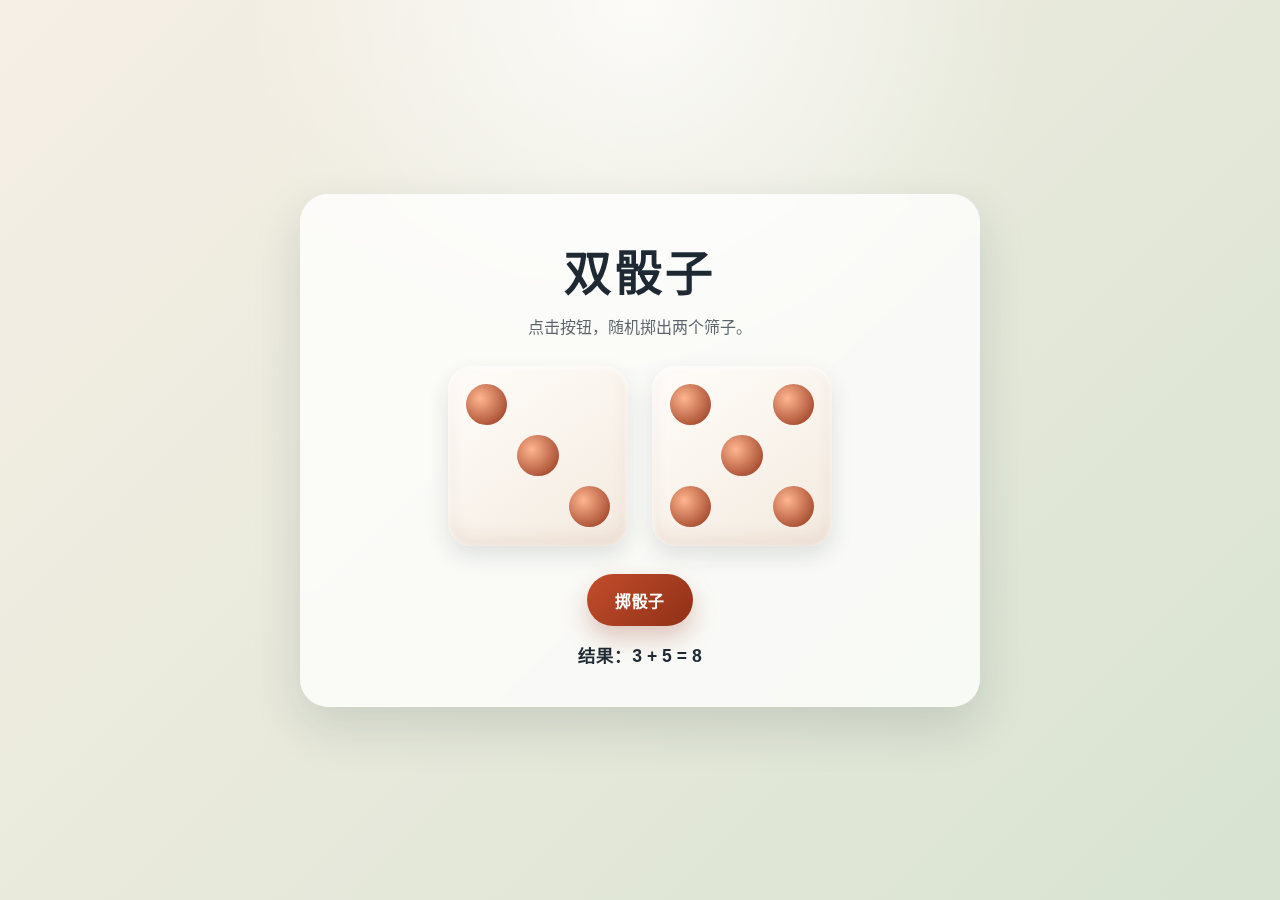
<file: pages/sieve.html>
<!DOCTYPE html>
<html lang="zh-CN">
<head>
  <meta charset="UTF-8">
  <meta name="viewport" content="width=device-width, initial-scale=1.0">
  <title>双骰子</title>
  <style>
    :root {
      --bg-start: #f6efe5;
      --bg-end: #d8e3d1;
      --panel: rgba(255, 255, 255, 0.78);
      --text: #1f2933;
      --accent: #c24d2c;
      --accent-deep: #8f3017;
      --shadow: 0 20px 50px rgba(31, 41, 51, 0.14);
    }

    * {
      box-sizing: border-box;
    }

    body {
      margin: 0;
      min-height: 100vh;
      display: grid;
      place-items: center;
      padding: 24px;
      background:
        radial-gradient(circle at top, rgba(255, 255, 255, 0.8), transparent 36%),
        linear-gradient(135deg, var(--bg-start), var(--bg-end));
      color: var(--text);
      font-family: "Avenir Next", "PingFang SC", "Helvetica Neue", sans-serif;
    }

    .game {
      width: min(100%, 680px);
      padding: 40px 28px;
      border-radius: 28px;
      background: var(--panel);
      backdrop-filter: blur(12px);
      box-shadow: var(--shadow);
      text-align: center;
    }

    h1 {
      margin: 0 0 10px;
      font-size: clamp(2rem, 5vw, 3rem);
      letter-spacing: 0.06em;
    }

    .subtitle {
      margin: 0 0 28px;
      font-size: 1rem;
      color: rgba(31, 41, 51, 0.72);
    }

    .dice-board {
      display: grid;
      grid-template-columns: repeat(2, minmax(120px, 180px));
      justify-content: center;
      gap: 24px;
      margin-bottom: 28px;
    }

    .die {
      aspect-ratio: 1;
      display: grid;
      grid-template-columns: repeat(3, 1fr);
      grid-template-rows: repeat(3, 1fr);
      gap: 10px;
      padding: 18px;
      border-radius: 24px;
      background: linear-gradient(145deg, #fffdfa, #f3eadf);
      box-shadow:
        inset 0 2px 6px rgba(255, 255, 255, 0.9),
        inset 0 -8px 18px rgba(143, 48, 23, 0.08),
        0 10px 22px rgba(31, 41, 51, 0.12);
    }

    .pip {
      width: 100%;
      height: 100%;
      border-radius: 50%;
      background: transparent;
      transform: scale(0.2);
      opacity: 0;
      transition: transform 0.18s ease, opacity 0.18s ease, background 0.18s ease;
    }

    .pip.active {
      background: radial-gradient(circle at 35% 35%, #ffb58f, var(--accent-deep));
      transform: scale(1);
      opacity: 1;
    }

    .controls {
      display: grid;
      gap: 16px;
      justify-items: center;
    }

    button {
      border: 0;
      padding: 14px 28px;
      border-radius: 999px;
      background: linear-gradient(135deg, var(--accent), var(--accent-deep));
      color: #fff;
      font-size: 1rem;
      font-weight: 700;
      letter-spacing: 0.04em;
      cursor: pointer;
      box-shadow: 0 12px 24px rgba(143, 48, 23, 0.26);
      transition: transform 0.16s ease, box-shadow 0.16s ease;
    }

    button:hover {
      transform: translateY(-2px);
      box-shadow: 0 16px 28px rgba(143, 48, 23, 0.28);
    }

    button:active {
      transform: translateY(0);
    }

    .result {
      margin: 0;
      font-size: 1.1rem;
      font-weight: 600;
    }

    @media (max-width: 520px) {
      .game {
        padding: 28px 20px;
      }

      .dice-board {
        grid-template-columns: 1fr;
      }
    }
  </style>
</head>
<body>
  <main class="game">
    <h1>双骰子</h1>
    <p class="subtitle">点击按钮，随机掷出两个筛子。</p>

    <section class="dice-board" aria-label="骰子区域">
      <div class="die" data-die="1" aria-label="第一个骰子"></div>
      <div class="die" data-die="2" aria-label="第二个骰子"></div>
    </section>

    <section class="controls">
      <button id="roll-button" type="button">掷骰子</button>
      <p class="result" id="result">结果：1 + 1 = 2</p>
    </section>
  </main>

  <script>
    class Dice {
      static FACE_MAP = {
        1: [4],
        2: [0, 8],
        3: [0, 4, 8],
        4: [0, 2, 6, 8],
        5: [0, 2, 4, 6, 8],
        6: [0, 2, 3, 5, 6, 8]
      };

      constructor(element) {
        this.element = element;
        this.pips = this.createPips();
      }

      createPips() {
        return Array.from({ length: 9 }, () => {
          const pip = document.createElement("span");
          pip.className = "pip";
          this.element.appendChild(pip);
          return pip;
        });
      }

      render(value) {
        const activeIndexes = new Set(Dice.FACE_MAP[value]);

        this.pips.forEach((pip, index) => {
          pip.classList.toggle("active", activeIndexes.has(index));
        });
      }
    }

    class DiceGame {
      constructor() {
        this.result = document.getElementById("result");
        this.rollButton = document.getElementById("roll-button");
        this.dice = Array.from(document.querySelectorAll(".die"), (element) => new Dice(element));
      }

      randomValue() {
        return Math.floor(Math.random() * 6) + 1;
      }

      roll() {
        const values = this.dice.map(() => this.randomValue());
        const total = values[0] + values[1];

        this.dice.forEach((die, index) => die.render(values[index]));
        this.result.textContent = `结果：${values[0]} + ${values[1]} = ${total}`;
      }

      bindEvents() {
        this.rollButton.addEventListener("click", () => this.roll());
      }

      start() {
        this.bindEvents();
        this.roll();
      }
    }

    new DiceGame().start();
  </script>
</body>
</html>
</file>
